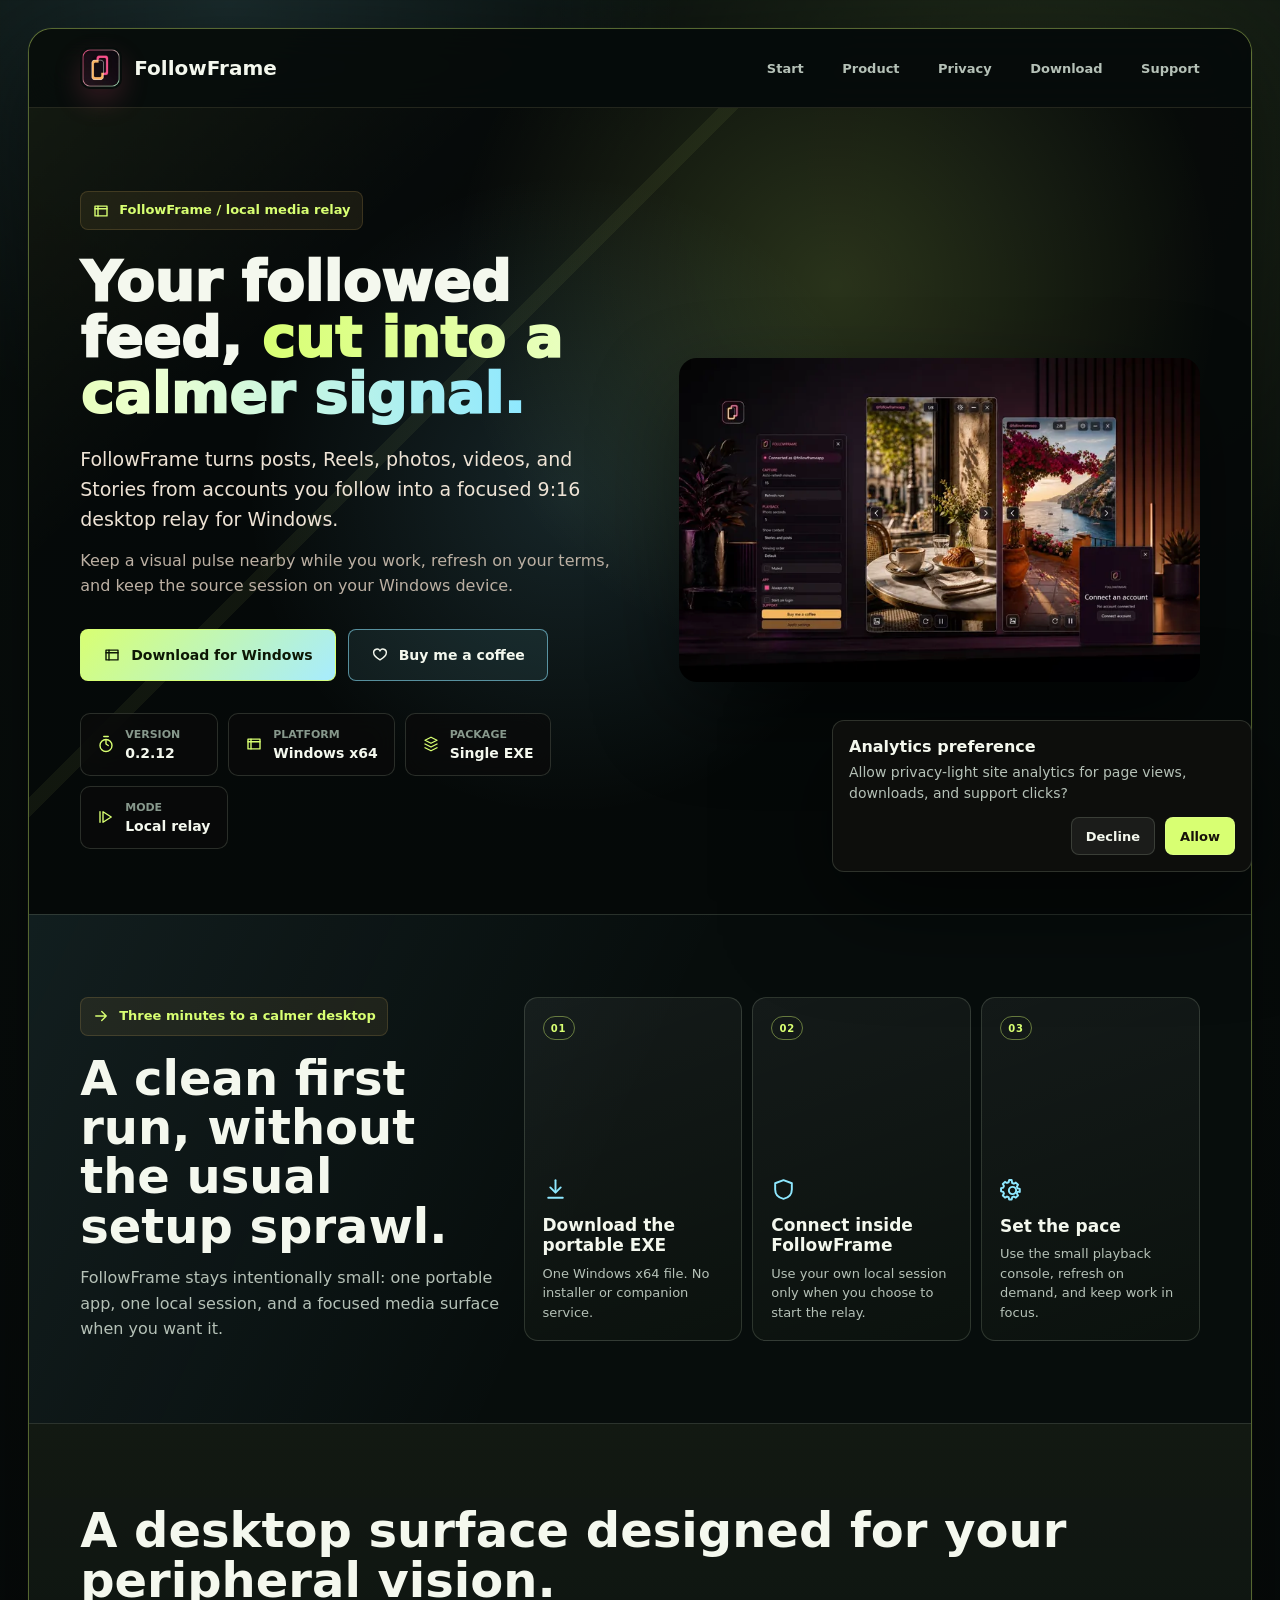
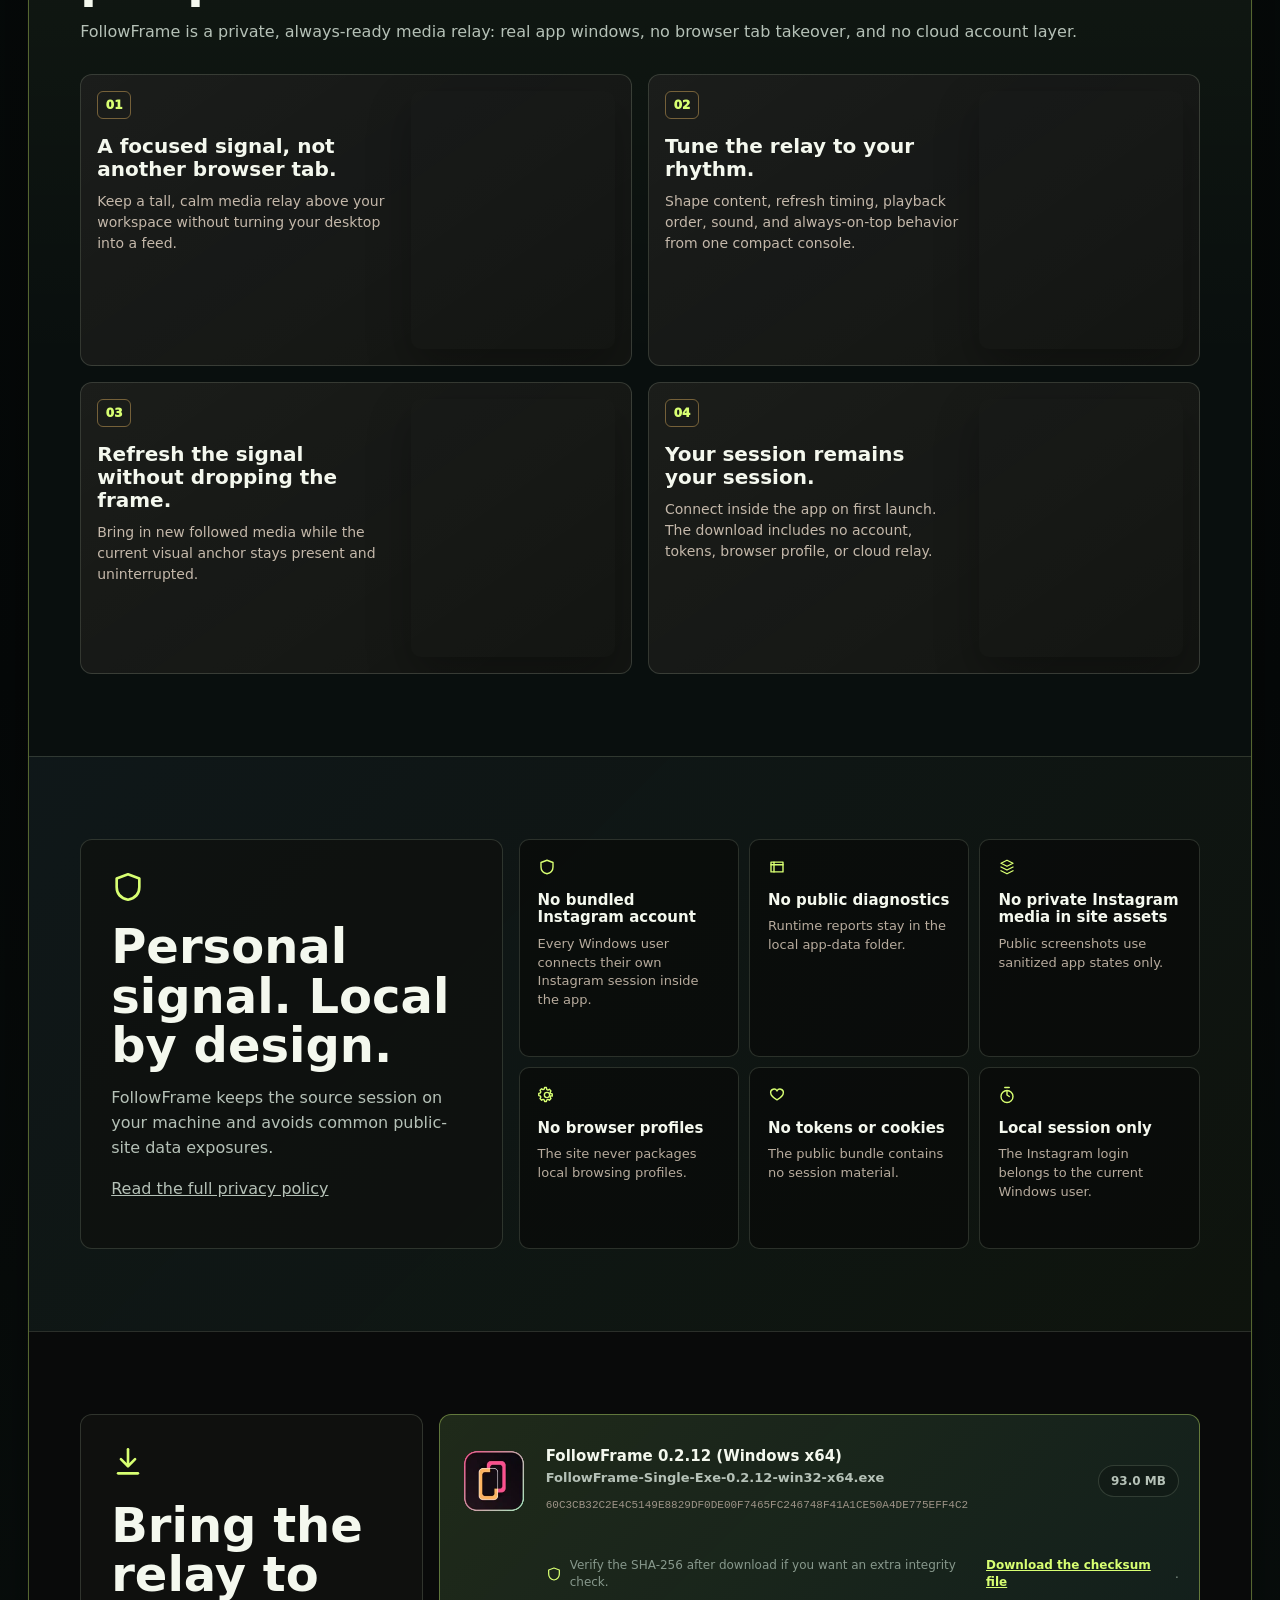
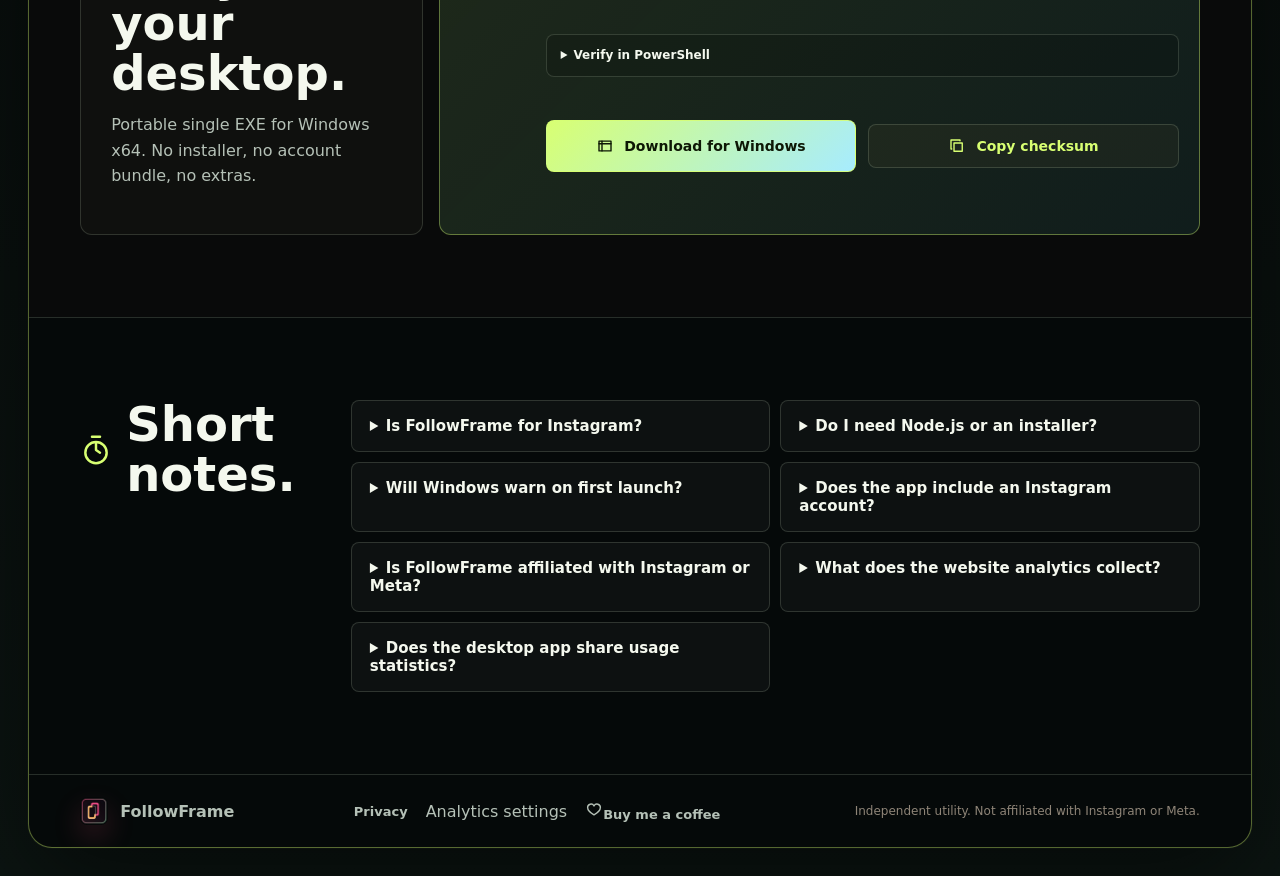
<file: index.html>
<!doctype html>
<html lang="en">
  <head>
    <meta charset="UTF-8" />
    <meta name="viewport" content="width=device-width, initial-scale=1.0" />
    <meta
      http-equiv="Content-Security-Policy"
      content="default-src 'self'; base-uri 'self'; object-src 'none'; img-src 'self' data:; style-src 'self'; script-src 'self' https://www.googletagmanager.com; connect-src 'self' https://www.google-analytics.com https://region1.google-analytics.com; font-src 'self'; media-src 'self'; frame-src 'none'; form-action 'self'"
    />
    <meta name="robots" content="index,follow,max-image-preview:large" />
    <meta name="google-site-verification" content="RvzT5SkNoVuGAJgXO8Cyy0vXYuK4GjArwcsf7aChGzU" />
    <meta name="theme-color" content="#0b0d0b" />
    <meta name="application-name" content="FollowFrame" />
    <meta
      name="description"
      content="FollowFrame is an independent Instagram desktop frame for Windows that turns posts, Reels, photos, videos, and Stories from accounts you follow into a floating 9:16 media wall."
    />
    <link rel="canonical" href="https://followframe.com/" />
    <link rel="icon" type="image/svg+xml" href="/favicon.svg" />
    <link rel="manifest" href="/site.webmanifest" />

    <meta property="og:type" content="website" />
    <meta property="og:locale" content="en_US" />
    <meta property="og:site_name" content="FollowFrame" />
    <meta property="og:title" content="FollowFrame - Instagram Desktop Frame for Windows" />
    <meta
      property="og:description"
      content="Keep Instagram posts, Reels, photos, videos, and Stories from accounts you follow in a focused floating Windows desktop frame."
    />
    <meta property="og:url" content="https://followframe.com/" />
    <meta property="og:image" content="https://followframe.com/og/followframe-og.jpg" />
    <meta property="og:image:type" content="image/jpeg" />
    <meta property="og:image:width" content="1200" />
    <meta property="og:image:height" content="630" />
    <meta property="og:image:alt" content="FollowFrame Instagram desktop frame preview with sanitized real app screenshots" />

    <meta name="twitter:card" content="summary_large_image" />
    <meta name="twitter:title" content="FollowFrame - Instagram Desktop Frame for Windows" />
    <meta
      name="twitter:description"
      content="Keep Instagram media from accounts you follow in a focused floating Windows desktop frame."
    />
    <meta name="twitter:image" content="https://followframe.com/og/followframe-og.jpg" />
    <meta name="twitter:image:alt" content="FollowFrame Instagram desktop frame preview with sanitized real app screenshots" />

    <script type="application/ld+json">
      {
        "@context": "https://schema.org",
        "@graph": [
          {
            "@type": "WebSite",
            "@id": "https://followframe.com/#website",
            "url": "https://followframe.com/",
            "name": "FollowFrame",
            "description": "FollowFrame is an independent Instagram desktop frame for Windows."
          },
          {
            "@type": "SoftwareApplication",
            "@id": "https://followframe.com/#software",
            "name": "FollowFrame",
            "applicationCategory": "MultimediaApplication",
            "operatingSystem": "Windows 10, Windows 11",
            "softwareVersion": "0.2.12",
            "description": "FollowFrame is an independent Windows x64 desktop app for viewing Instagram posts, Reels, photos, videos, and Stories from accounts you follow in a floating 9:16 frame.",
            "keywords": "Instagram desktop viewer, Instagram media wall, Instagram Stories desktop, Windows Instagram viewer, FollowFrame",
            "url": "https://followframe.com/",
            "downloadUrl": "https://followframe.com/downloads/FollowFrame-Single-Exe-0.2.12-win32-x64.exe",
            "fileSize": "93.0 MB",
            "sha256": "60C3CB32C2E4C5149E8829DF0DE00F7465FC246748F41A1CE50A4DE775EFF4C2",
            "image": "https://followframe.com/og/followframe-og.jpg",
            "offers": {
              "@type": "Offer",
              "price": "0",
              "priceCurrency": "USD",
              "availability": "https://schema.org/InStock"
            }
          },
          {
            "@type": "WebPage",
            "@id": "https://followframe.com/#webpage",
            "url": "https://followframe.com/",
            "name": "FollowFrame - Instagram Desktop Frame for Windows",
            "description": "FollowFrame turns Instagram posts, Reels, photos, videos, and Stories from accounts you follow into a focused floating 9:16 Windows desktop frame.",
            "isPartOf": {
              "@id": "https://followframe.com/#website"
            },
            "mainEntity": {
              "@id": "https://followframe.com/#software"
            },
            "primaryImageOfPage": {
              "@type": "ImageObject",
              "url": "https://followframe.com/og/followframe-og.jpg",
              "width": 1200,
              "height": 630
            }
          }
        ]
      }
    </script>

    <title>FollowFrame - Instagram Desktop Frame for Windows</title>
    <script type="module" crossorigin src="/assets/index-ChXCrgsi.js"></script>
    <link rel="stylesheet" crossorigin href="/assets/index-BHxjUfpm.css">
  </head>
  <body>
    <div id="root"><link rel="preload" as="image" href="/app-icon-128.webp"/><main id="top" class="site-shell"><div class="site-frame"><header class="site-header"><a class="brand" href="#top" aria-label="FollowFrame home"><img class="logo-mark" src="/app-icon-128.webp" alt="" width="40" height="40" decoding="async"/><span>FollowFrame</span></a><button class="mobile-menu-button" type="button" aria-label="Open menu" aria-controls="site-navigation" aria-expanded="false"><svg class="icon" viewBox="0 0 24 24" aria-hidden="true"><path d="M4 7h16"></path><path d="M4 12h16"></path><path d="M4 17h16"></path></svg></button><nav id="site-navigation" class="" aria-label="Site navigation"><a href="#start">Start</a><a href="#product">Product</a><a href="#privacy">Privacy</a><a href="#download">Download</a><a href="https://paypal.me/socoliuc" target="_blank" rel="noreferrer">Support</a></nav></header><section class="hero" aria-labelledby="hero-title"><div class="hero__copy"><p class="utility-label"><svg class="icon" viewBox="0 0 24 24" aria-hidden="true"><path d="M4 5.5h16v13H4z"></path><path d="M4 9h16"></path><path d="M8 5.5v13"></path></svg> FollowFrame / local media relay</p><h1 id="hero-title">Your followed feed, <span>cut into a calmer signal.</span></h1><p class="hero__body">FollowFrame turns posts, Reels, photos, videos, and Stories from accounts you follow into a focused 9:16 desktop relay for Windows.</p><p class="hero__support">Keep a visual pulse nearby while you work, refresh on your terms, and keep the source session on your Windows device.</p><div class="hero__actions"><a class="button button--primary" href="/downloads/FollowFrame-Single-Exe-0.2.12-win32-x64.exe" download=""><svg class="icon" viewBox="0 0 24 24" aria-hidden="true"><path d="M4 5.5h16v13H4z"></path><path d="M4 9h16"></path><path d="M8 5.5v13"></path></svg>Download for Windows</a><a class="button button--secondary" href="https://paypal.me/socoliuc" target="_blank" rel="noreferrer"><svg class="icon" viewBox="0 0 24 24" aria-hidden="true"><path d="M20.5 8.8c0 5.1-8.5 9.7-8.5 9.7S3.5 13.9 3.5 8.8A4.5 4.5 0 0 1 12 6.6a4.5 4.5 0 0 1 8.5 2.2z"></path></svg>Buy me a coffee</a></div><dl class="release-strip" aria-label="Release summary"><div><svg class="icon" viewBox="0 0 24 24" aria-hidden="true"><path d="M12 7v5l3 2"></path><path d="M9 2h6"></path><path d="M12 22a8 8 0 1 0 0-16 8 8 0 0 0 0 16z"></path></svg><dt>Version</dt><dd>0.2.12</dd></div><div><svg class="icon" viewBox="0 0 24 24" aria-hidden="true"><path d="M4 5.5h16v13H4z"></path><path d="M4 9h16"></path><path d="M8 5.5v13"></path></svg><dt>Platform</dt><dd>Windows x64</dd></div><div><svg class="icon" viewBox="0 0 24 24" aria-hidden="true"><path d="m12 3 8 4-8 4-8-4 8-4z"></path><path d="m4 12 8 4 8-4"></path><path d="m4 17 8 4 8-4"></path></svg><dt>Package</dt><dd>Single EXE</dd></div><div><svg class="icon" viewBox="0 0 24 24" aria-hidden="true"><path d="M8 5v14l11-7-11-7z"></path><path d="M4 5v14"></path></svg><dt>Mode</dt><dd>Local relay</dd></div></dl></div><figure class="hero-stack" aria-label="FollowFrame Instagram player, settings, refresh, and connect screens using @followframeapp"><picture><source type="image/webp" srcSet="/screenshots/followframe-product-suite-720.webp 720w, /screenshots/followframe-product-suite-1200.webp 1200w" sizes="(max-width: 700px) calc(100vw - 40px), (max-width: 1100px) 82vw, 720px"/><img class="hero-stack__image" src="/screenshots/followframe-product-suite.jpg" alt="FollowFrame real app screens for an Instagram desktop frame staged on a polished desktop surface" width="1800" height="1120" loading="lazy" decoding="async"/></picture></figure></section><section class="quick-start" id="start" aria-labelledby="start-title"><div class="quick-start__intro"><p class="utility-label"><svg class="icon" viewBox="0 0 24 24" aria-hidden="true"><path d="m5 12 14 0m-6-6 6 6-6 6"></path></svg> Three minutes to a calmer desktop</p><h2 id="start-title">A clean first run, without the usual setup sprawl.</h2><p>FollowFrame stays intentionally small: one portable app, one local session, and a focused media surface when you want it.</p></div><ol class="quick-start__steps"><li><span>01</span><svg class="icon" viewBox="0 0 24 24" aria-hidden="true"><path d="M12 3v11"></path><path d="m7 10 5 5 5-5"></path><path d="M5 20h14"></path></svg><h3>Download the portable EXE</h3><p>One Windows x64 file. No installer or companion service.</p></li><li><span>02</span><svg class="icon" viewBox="0 0 24 24" aria-hidden="true"><path d="M12 3 20 6v6c0 5-3.4 8-8 9-4.6-1-8-4-8-9V6l8-3z"></path></svg><h3>Connect inside FollowFrame</h3><p>Use your own local session only when you choose to start the relay.</p></li><li><span>03</span><svg class="icon" viewBox="0 0 24 24" aria-hidden="true"><path d="M12 8.5a3.5 3.5 0 1 0 0 7 3.5 3.5 0 0 0 0-7z"></path><path d="M19 13.5v-3l-2.1-.5a7 7 0 0 0-.7-1.6l1.1-1.9-2.1-2.1-1.9 1.1a7 7 0 0 0-1.6-.7L11.2 2H8.8l-.5 2.1a7 7 0 0 0-1.6.7L4.8 3.7 2.7 5.8l1.1 1.9a7 7 0 0 0-.7 1.6L1 9.8v3l2.1.5a7 7 0 0 0 .7 1.6l-1.1 1.9 2.1 2.1 1.9-1.1a7 7 0 0 0 1.6.7l.5 2.1h2.4l.5-2.1a7 7 0 0 0 1.6-.7l1.9 1.1 2.1-2.1-1.1-1.9a7 7 0 0 0 .7-1.6l2.1-.5z"></path></svg><h3>Set the pace</h3><p>Use the small playback console, refresh on demand, and keep work in focus.</p></li></ol></section><section class="tour" id="product" aria-labelledby="product-title"><div class="section-heading"><h2 id="product-title">A desktop surface designed for your peripheral vision.</h2><p>FollowFrame is a private, always-ready media relay: real app windows, no browser tab takeover, and no cloud account layer.</p></div><div class="tour-grid"><article class="tour-card tour-card--player"><div class="tour-card__copy"><span class="tour-card__number">01</span><svg class="icon" viewBox="0 0 24 24" aria-hidden="true"><path d="M8 5v14l11-7-11-7z"></path><path d="M4 5v14"></path></svg><h3>A focused signal, not another browser tab.</h3><p>Keep a tall, calm media relay above your workspace without turning your desktop into a feed.</p></div><figure><picture><source type="image/webp" srcSet="/screenshots/followframe-player-720.webp"/><img src="/screenshots/followframe-player.jpg" alt="FollowFrame floating Instagram player with sanitized media and playback controls" width="900" height="1100" loading="lazy" decoding="async"/></picture></figure></article><article class="tour-card tour-card--settings"><div class="tour-card__copy"><span class="tour-card__number">02</span><svg class="icon" viewBox="0 0 24 24" aria-hidden="true"><path d="M12 8.5a3.5 3.5 0 1 0 0 7 3.5 3.5 0 0 0 0-7z"></path><path d="M19 13.5v-3l-2.1-.5a7 7 0 0 0-.7-1.6l1.1-1.9-2.1-2.1-1.9 1.1a7 7 0 0 0-1.6-.7L11.2 2H8.8l-.5 2.1a7 7 0 0 0-1.6.7L4.8 3.7 2.7 5.8l1.1 1.9a7 7 0 0 0-.7 1.6L1 9.8v3l2.1.5a7 7 0 0 0 .7 1.6l-1.1 1.9 2.1 2.1 1.9-1.1a7 7 0 0 0 1.6.7l.5 2.1h2.4l.5-2.1a7 7 0 0 0 1.6-.7l1.9 1.1 2.1-2.1-1.1-1.9a7 7 0 0 0 .7-1.6l2.1-.5z"></path></svg><h3>Tune the relay to your rhythm.</h3><p>Shape content, refresh timing, playback order, sound, and always-on-top behavior from one compact console.</p></div><figure><picture><source type="image/webp" srcSet="/screenshots/followframe-settings-720.webp"/><img src="/screenshots/followframe-settings.jpg" alt="FollowFrame settings panel for Instagram content, order, refresh, and account controls" width="900" height="1100" loading="lazy" decoding="async"/></picture></figure></article><article class="tour-card tour-card--refresh"><div class="tour-card__copy"><span class="tour-card__number">03</span><svg class="icon" viewBox="0 0 24 24" aria-hidden="true"><path d="M4 4v6h6"></path><path d="M20 20v-6h-6"></path><path d="M5.6 15.4A7 7 0 0 0 18 17.2"></path><path d="M18.4 8.6A7 7 0 0 0 6 6.8"></path></svg><h3>Refresh the signal without dropping the frame.</h3><p>Bring in new followed media while the current visual anchor stays present and uninterrupted.</p></div><figure><picture><source type="image/webp" srcSet="/screenshots/followframe-refresh-720.webp"/><img src="/screenshots/followframe-refresh.jpg" alt="FollowFrame refresh state for Instagram content with current wall still visible" width="900" height="1100" loading="lazy" decoding="async"/></picture></figure></article><article class="tour-card tour-card--empty"><div class="tour-card__copy"><span class="tour-card__number">04</span><svg class="icon" viewBox="0 0 24 24" aria-hidden="true"><path d="M12 3 20 6v6c0 5-3.4 8-8 9-4.6-1-8-4-8-9V6l8-3z"></path></svg><h3>Your session remains your session.</h3><p>Connect inside the app on first launch. The download includes no account, tokens, browser profile, or cloud relay.</p></div><figure><picture><source type="image/webp" srcSet="/screenshots/followframe-empty-720.webp"/><img src="/screenshots/followframe-empty.jpg" alt="FollowFrame first-launch Instagram connect account screen" width="900" height="1100" loading="lazy" decoding="async"/></picture></figure></article></div></section><section class="privacy" id="privacy" aria-labelledby="privacy-title"><div class="privacy__intro"><svg class="icon" viewBox="0 0 24 24" aria-hidden="true"><path d="M12 3 20 6v6c0 5-3.4 8-8 9-4.6-1-8-4-8-9V6l8-3z"></path></svg><h2 id="privacy-title">Personal signal. Local by design.</h2><p>FollowFrame keeps the source session on your machine and avoids common public-site data exposures.</p><p><a href="/privacy/">Read the full privacy policy</a></p></div><div class="privacy-grid"><article><svg class="icon" viewBox="0 0 24 24" aria-hidden="true"><path d="M12 3 20 6v6c0 5-3.4 8-8 9-4.6-1-8-4-8-9V6l8-3z"></path></svg><h3>No bundled Instagram account</h3><p>Every Windows user connects their own Instagram session inside the app.</p></article><article><svg class="icon" viewBox="0 0 24 24" aria-hidden="true"><path d="M4 5.5h16v13H4z"></path><path d="M4 9h16"></path><path d="M8 5.5v13"></path></svg><h3>No public diagnostics</h3><p>Runtime reports stay in the local app-data folder.</p></article><article><svg class="icon" viewBox="0 0 24 24" aria-hidden="true"><path d="m12 3 8 4-8 4-8-4 8-4z"></path><path d="m4 12 8 4 8-4"></path><path d="m4 17 8 4 8-4"></path></svg><h3>No private Instagram media in site assets</h3><p>Public screenshots use sanitized app states only.</p></article><article><svg class="icon" viewBox="0 0 24 24" aria-hidden="true"><path d="M12 8.5a3.5 3.5 0 1 0 0 7 3.5 3.5 0 0 0 0-7z"></path><path d="M19 13.5v-3l-2.1-.5a7 7 0 0 0-.7-1.6l1.1-1.9-2.1-2.1-1.9 1.1a7 7 0 0 0-1.6-.7L11.2 2H8.8l-.5 2.1a7 7 0 0 0-1.6.7L4.8 3.7 2.7 5.8l1.1 1.9a7 7 0 0 0-.7 1.6L1 9.8v3l2.1.5a7 7 0 0 0 .7 1.6l-1.1 1.9 2.1 2.1 1.9-1.1a7 7 0 0 0 1.6.7l.5 2.1h2.4l.5-2.1a7 7 0 0 0 1.6-.7l1.9 1.1 2.1-2.1-1.1-1.9a7 7 0 0 0 .7-1.6l2.1-.5z"></path></svg><h3>No browser profiles</h3><p>The site never packages local browsing profiles.</p></article><article><svg class="icon" viewBox="0 0 24 24" aria-hidden="true"><path d="M20.5 8.8c0 5.1-8.5 9.7-8.5 9.7S3.5 13.9 3.5 8.8A4.5 4.5 0 0 1 12 6.6a4.5 4.5 0 0 1 8.5 2.2z"></path></svg><h3>No tokens or cookies</h3><p>The public bundle contains no session material.</p></article><article><svg class="icon" viewBox="0 0 24 24" aria-hidden="true"><path d="M12 7v5l3 2"></path><path d="M9 2h6"></path><path d="M12 22a8 8 0 1 0 0-16 8 8 0 0 0 0 16z"></path></svg><h3>Local session only</h3><p>The Instagram login belongs to the current Windows user.</p></article></div></section><section class="download" id="download" aria-labelledby="download-title"><div class="download__copy"><svg class="icon" viewBox="0 0 24 24" aria-hidden="true"><path d="M12 3v11"></path><path d="m7 10 5 5 5-5"></path><path d="M5 20h14"></path></svg><h2 id="download-title">Bring the relay to your desktop.</h2><p>Portable single EXE for Windows x64. No installer, no account bundle, no extras.</p></div><div class="download-card" aria-label="Download details"><img src="/app-icon-128.webp" alt="" width="68" height="68" loading="lazy" decoding="async"/><div class="download-card__main"><span>FollowFrame <!-- -->0.2.12<!-- --> (Windows x64)</span><strong>FollowFrame-Single-Exe-0.2.12-win32-x64.exe</strong><code>60C3CB32C2E4C5149E8829DF0DE00F7465FC246748F41A1CE50A4DE775EFF4C2</code></div><span class="download-card__size">93.0 MB</span><p class="download-card__verify"><svg class="icon" viewBox="0 0 24 24" aria-hidden="true"><path d="M12 3 20 6v6c0 5-3.4 8-8 9-4.6-1-8-4-8-9V6l8-3z"></path></svg>Verify the SHA-256 after download if you want an extra integrity check. <a href="/downloads/FollowFrame-Single-Exe-0.2.12-win32-x64.exe.sha256" download="">Download the checksum file</a>.</p><details class="download-card__verification-steps"><summary>Verify in PowerShell</summary><p>Open PowerShell in the folder where you saved the EXE, then run:</p><div><code>Get-FileHash &quot;.\FollowFrame-Single-Exe-0.2.12-win32-x64.exe&quot; -Algorithm SHA256</code><button type="button"><svg class="icon" viewBox="0 0 24 24" aria-hidden="true"><path d="M8 8h11v11H8z"></path><path d="M5 16H4V4h12v1"></path></svg>Copy PowerShell command</button></div><p>Compare the returned hash with the SHA-256 shown above, or use this automatic check:</p><div><code>$expected = &quot;60C3CB32C2E4C5149E8829DF0DE00F7465FC246748F41A1CE50A4DE775EFF4C2&quot;; $actual = (Get-FileHash &quot;.\FollowFrame-Single-Exe-0.2.12-win32-x64.exe&quot; -Algorithm SHA256).Hash; if ($actual -eq $expected) { &quot;Checksum verified.&quot; } else { &quot;Checksum mismatch. Delete this file and download it again.&quot; }</code><button type="button"><svg class="icon" viewBox="0 0 24 24" aria-hidden="true"><path d="M8 8h11v11H8z"></path><path d="M5 16H4V4h12v1"></path></svg>Copy automatic check</button></div><p>It reports whether this downloaded EXE matches the published checksum.</p></details><div class="download-card__actions"><a class="button button--primary" href="/downloads/FollowFrame-Single-Exe-0.2.12-win32-x64.exe" download=""><svg class="icon" viewBox="0 0 24 24" aria-hidden="true"><path d="M4 5.5h16v13H4z"></path><path d="M4 9h16"></path><path d="M8 5.5v13"></path></svg>Download for Windows</a><button class="button button--ghost" type="button"><svg class="icon" viewBox="0 0 24 24" aria-hidden="true"><path d="M8 8h11v11H8z"></path><path d="M5 16H4V4h12v1"></path></svg>Copy checksum</button><span class="checksum-copy-status" role="status" aria-live="polite"></span></div></div></section><section class="faq" aria-labelledby="faq-title"><div class="faq__heading"><svg class="icon" viewBox="0 0 24 24" aria-hidden="true"><path d="M12 7v5l3 2"></path><path d="M9 2h6"></path><path d="M12 22a8 8 0 1 0 0-16 8 8 0 0 0 0 16z"></path></svg><h2 id="faq-title">Short notes.</h2></div><div class="faq-list"><details><summary>Is FollowFrame for Instagram?</summary><p>Yes. FollowFrame is built for viewing Instagram posts, Reels, photos, videos, and Stories from accounts you follow in a floating Windows desktop frame.</p></details><details><summary>Do I need Node.js or an installer?</summary><p>No. The public download is a single Windows x64 executable.</p></details><details><summary>Will Windows warn on first launch?</summary><p>It may. The current build is a portable Electron executable and can show an unsigned-app warning.</p></details><details><summary>Does the app include an Instagram account?</summary><p>No. First launch on a new Windows user needs a local Instagram login inside the app.</p></details><details><summary>Is FollowFrame affiliated with Instagram or Meta?</summary><p>No. FollowFrame is an independent desktop utility and is not affiliated with, endorsed by, or sponsored by Instagram or Meta.</p></details><details><summary>What does the website analytics collect?</summary><p>With permission, the site records a page view plus generic download/support click events. The download server also counts completed full EXE responses without cookies or visitor identifiers. Neither path sends Instagram account names, media URLs, or local paths. Website analytics permission can be reviewed or withdrawn at any time from Analytics settings in the footer.</p></details><details><summary>Does the desktop app share usage statistics?</summary><p>Not by default. An optional setting can share one anonymous active-use heartbeat per day using a random app ID, the FollowFrame version, and Windows/x64. It never includes an Instagram account, media, URLs, local paths, or diagnostics, and disabling it deletes the local anonymous ID.</p></details></div></section><footer class="site-footer"><a class="brand" href="#top" aria-label="FollowFrame home"><img class="logo-mark" src="/app-icon-128.webp" alt="" width="40" height="40" decoding="async"/><span>FollowFrame</span></a><div><a href="#privacy">Privacy</a><a href="https://paypal.me/socoliuc" target="_blank" rel="noreferrer"><svg class="icon" viewBox="0 0 24 24" aria-hidden="true"><path d="M20.5 8.8c0 5.1-8.5 9.7-8.5 9.7S3.5 13.9 3.5 8.8A4.5 4.5 0 0 1 12 6.6a4.5 4.5 0 0 1 8.5 2.2z"></path></svg>Buy me a coffee</a></div><p class="footer-note">Independent utility. Not affiliated with Instagram or Meta.</p></footer></div></main></div>
  </body>
</html>
</file>
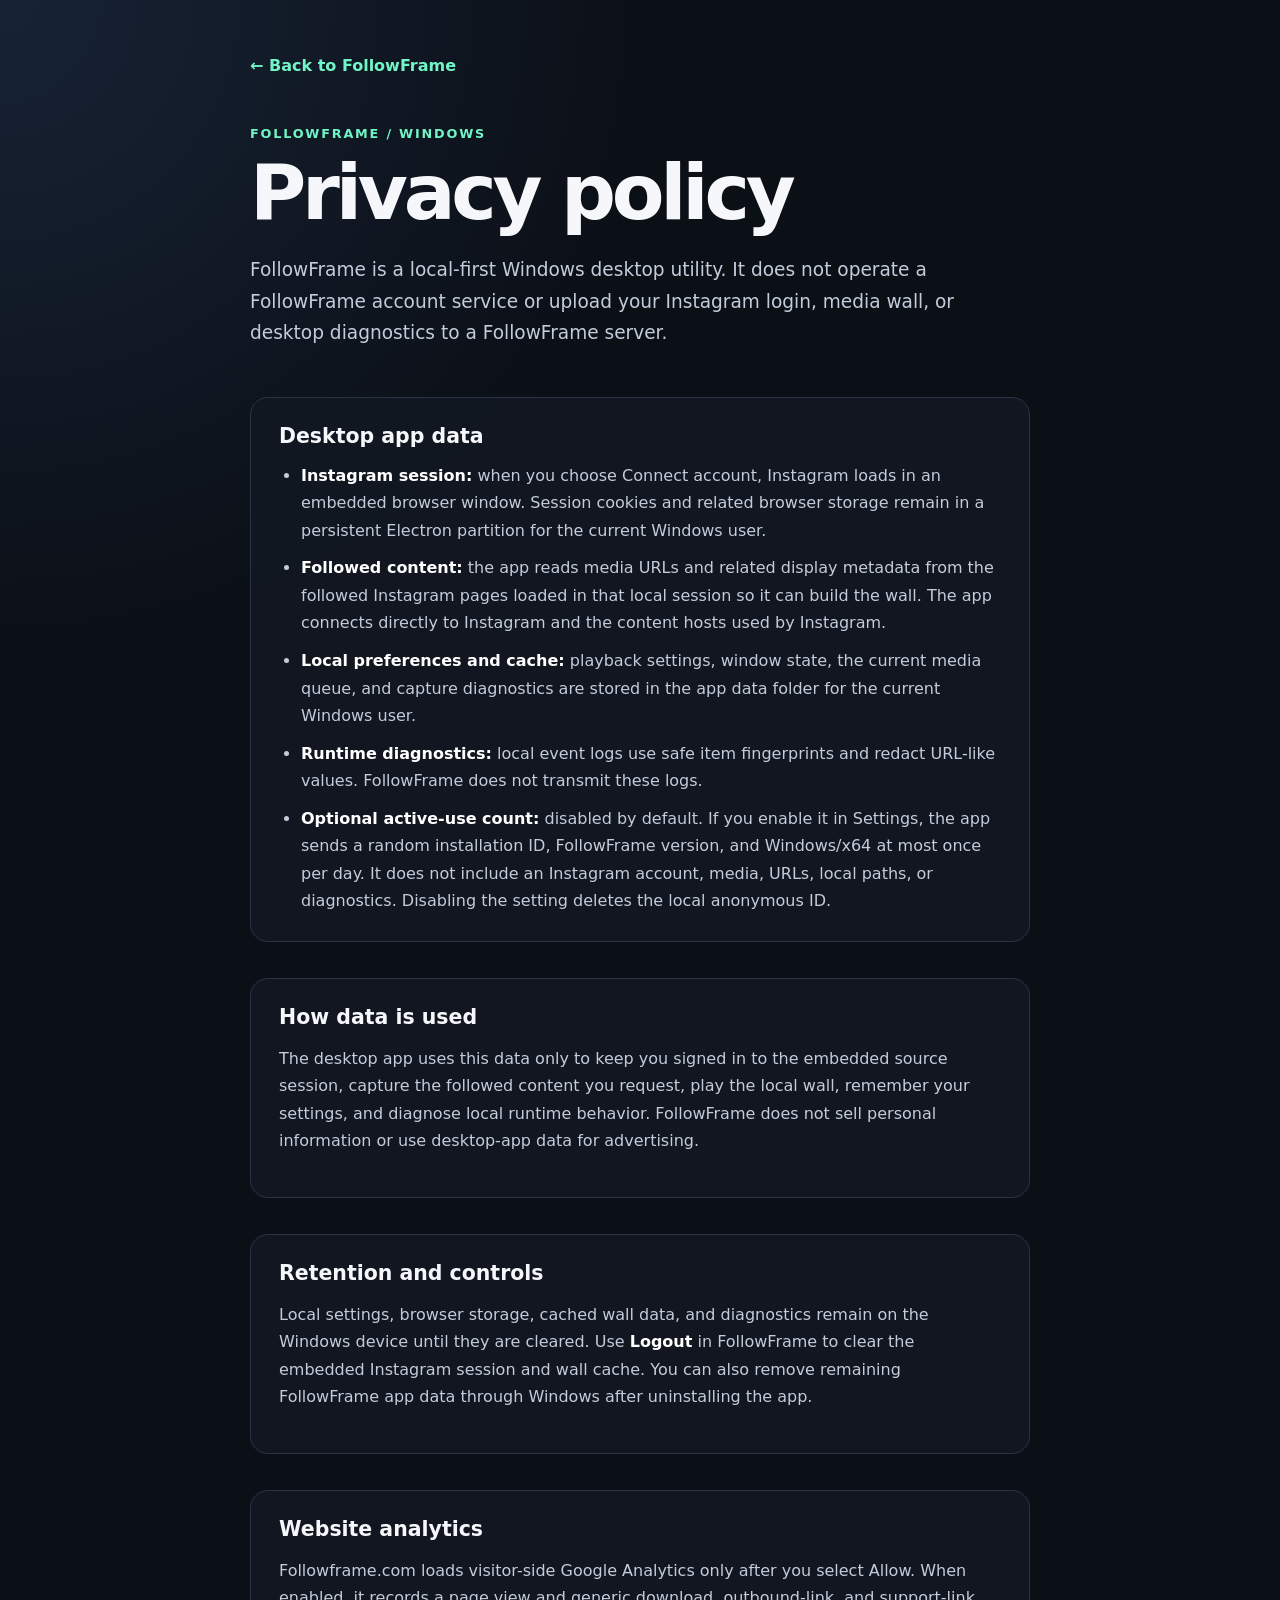
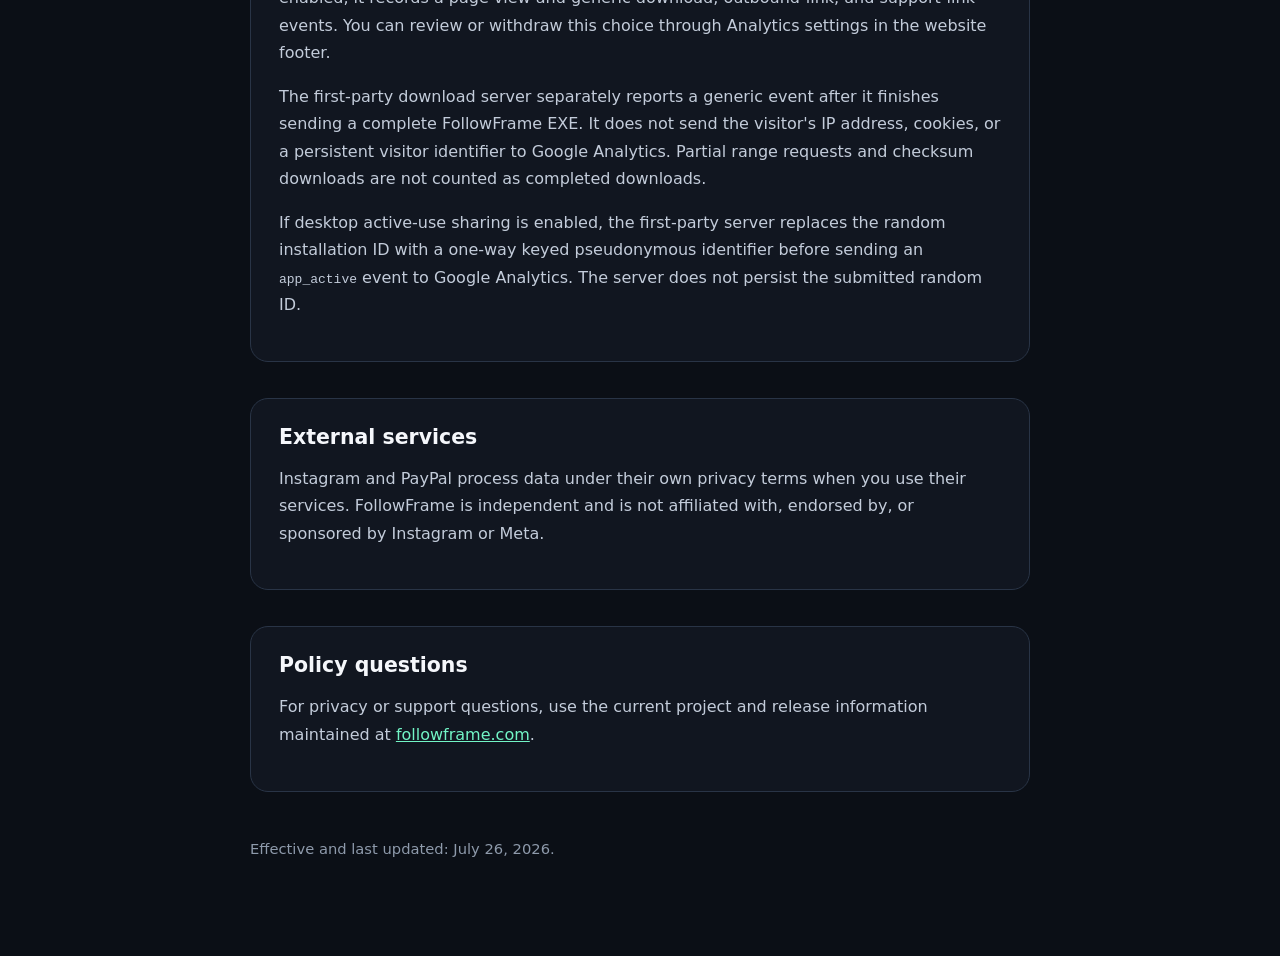
<file: privacy/index.html>
<!doctype html>
<html lang="en">
  <head>
    <meta charset="UTF-8" />
    <meta name="viewport" content="width=device-width, initial-scale=1.0" />
    <meta name="robots" content="index,follow" />
    <meta name="description" content="FollowFrame privacy policy for the Windows desktop app and followframe.com website." />
    <link rel="canonical" href="https://followframe.com/privacy/" />
    <link rel="icon" href="/favicon.svg" type="image/svg+xml" />
    <link rel="stylesheet" href="/privacy/privacy.css" />
    <title>Privacy policy | FollowFrame</title>
  </head>
  <body>
    <main>
      <a class="back" href="/">&larr; Back to FollowFrame</a>
      <p class="eyebrow">FollowFrame / Windows</p>
      <h1>Privacy policy</h1>
      <p class="lede">FollowFrame is a local-first Windows desktop utility. It does not operate a FollowFrame account service or upload your Instagram login, media wall, or desktop diagnostics to a FollowFrame server.</p>

      <section>
        <h2>Desktop app data</h2>
        <ul>
          <li><strong>Instagram session:</strong> when you choose Connect account, Instagram loads in an embedded browser window. Session cookies and related browser storage remain in a persistent Electron partition for the current Windows user.</li>
          <li><strong>Followed content:</strong> the app reads media URLs and related display metadata from the followed Instagram pages loaded in that local session so it can build the wall. The app connects directly to Instagram and the content hosts used by Instagram.</li>
          <li><strong>Local preferences and cache:</strong> playback settings, window state, the current media queue, and capture diagnostics are stored in the app data folder for the current Windows user.</li>
          <li><strong>Runtime diagnostics:</strong> local event logs use safe item fingerprints and redact URL-like values. FollowFrame does not transmit these logs.</li>
          <li><strong>Optional active-use count:</strong> disabled by default. If you enable it in Settings, the app sends a random installation ID, FollowFrame version, and Windows/x64 at most once per day. It does not include an Instagram account, media, URLs, local paths, or diagnostics. Disabling the setting deletes the local anonymous ID.</li>
        </ul>
      </section>

      <section>
        <h2>How data is used</h2>
        <p>The desktop app uses this data only to keep you signed in to the embedded source session, capture the followed content you request, play the local wall, remember your settings, and diagnose local runtime behavior. FollowFrame does not sell personal information or use desktop-app data for advertising.</p>
      </section>

      <section>
        <h2>Retention and controls</h2>
        <p>Local settings, browser storage, cached wall data, and diagnostics remain on the Windows device until they are cleared. Use <strong>Logout</strong> in FollowFrame to clear the embedded Instagram session and wall cache. You can also remove remaining FollowFrame app data through Windows after uninstalling the app.</p>
      </section>

      <section>
        <h2>Website analytics</h2>
        <p>Followframe.com loads visitor-side Google Analytics only after you select Allow. When enabled, it records a page view and generic download, outbound-link, and support-link events. You can review or withdraw this choice through Analytics settings in the website footer.</p>
        <p>The first-party download server separately reports a generic event after it finishes sending a complete FollowFrame EXE. It does not send the visitor's IP address, cookies, or a persistent visitor identifier to Google Analytics. Partial range requests and checksum downloads are not counted as completed downloads.</p>
        <p>If desktop active-use sharing is enabled, the first-party server replaces the random installation ID with a one-way keyed pseudonymous identifier before sending an <code>app_active</code> event to Google Analytics. The server does not persist the submitted random ID.</p>
      </section>

      <section>
        <h2>External services</h2>
        <p>Instagram and PayPal process data under their own privacy terms when you use their services. FollowFrame is independent and is not affiliated with, endorsed by, or sponsored by Instagram or Meta.</p>
      </section>

      <section>
        <h2>Policy questions</h2>
        <p>For privacy or support questions, use the current project and release information maintained at <a href="https://followframe.com/">followframe.com</a>.</p>
      </section>

      <p class="updated">Effective and last updated: July 26, 2026.</p>
    </main>
  </body>
</html>
</file>
<file: assets/index-BHxjUfpm.css>
:root{--lightningcss-light: ;--lightningcss-dark:initial;color-scheme:dark;--bg:#060909;--bg-soft:#0d1513;--panel:#0a1210cc;--panel-strong:#0a1210f5;--line:#ebfcdd26;--line-strong:#d8ff7261;--text:#f4f8ee;--muted:#b5c1b7;--soft:#87988c;--amber:#d8ff72;--amber-strong:#aaff76;--rose:#8ee8ff;--coral:#7bb9ff;--green:#d8ff72;--shadow:0 30px 104px #0000008f;background:var(--bg);color:var(--text);font-family:Bahnschrift,Aptos,Segoe UI Variable,ui-sans-serif,system-ui,sans-serif}*{box-sizing:border-box}html{scroll-behavior:smooth;overflow-x:hidden}body{color:var(--text);background:radial-gradient(circle at 18% 0,#8ee8ff21,#0000 28rem),radial-gradient(circle at 80% 4%,#d8ff7221,#0000 32rem),linear-gradient(#09100e 0%,#060909 56%,#0c1512 100%);margin:0;overflow-x:hidden}body,button,input{letter-spacing:0}button{font:inherit}a{color:inherit}img{max-width:100%;display:block}.site-shell{min-height:100vh;padding:clamp(14px,3vw,28px)}.site-frame{border:1px solid var(--line-strong);width:min(1460px,100%);box-shadow:0 0 0 1px #ffffff05, var(--shadow);background:linear-gradient(135deg,#d8ff7212,#0000 24rem),#060909eb;border-radius:24px;margin:0 auto;overflow:hidden}.site-header{z-index:20;-webkit-backdrop-filter:blur(18px);backdrop-filter:blur(18px);background:#060d0bd6;border-bottom:1px solid #ffe0a41f;justify-content:space-between;align-items:center;gap:24px;padding:18px clamp(24px,4vw,52px);display:flex;position:sticky;top:0}#start,#product,#privacy,#download{scroll-margin-top:100px}.analytics-consent{z-index:30;border:1px solid var(--line);width:min(420px,100vw - 28px);box-shadow:var(--shadow);background:#0e0f0df5;border-radius:12px;gap:14px;padding:16px;display:grid;position:fixed;bottom:clamp(14px,3vw,28px);right:clamp(14px,3vw,28px)}.analytics-consent p{margin:0;font-size:14px;line-height:1.45}.analytics-consent__copy{gap:6px;display:grid}.analytics-consent__actions{justify-content:flex-end;gap:10px;display:flex}.analytics-consent button{border:1px solid var(--line);min-height:38px;color:var(--text);cursor:pointer;background:#ffffff0f;border-radius:8px;padding:0 14px;font-size:13px;font-weight:800}.analytics-consent button:last-child{color:#17110a;background:var(--amber)}.brand,.site-header nav,.hero__actions,.release-strip,.download-card__actions,.site-footer,.site-footer div,.button,.mobile-menu-button,.utility-label,.faq__heading{align-items:center;display:flex}.brand{color:var(--text);gap:12px;font-size:20px;font-weight:900;text-decoration:none}.logo-mark{border-radius:10px;width:42px;height:42px;box-shadow:0 12px 28px #ff517f2e}.site-header nav{gap:clamp(18px,3vw,44px)}.mobile-menu-button{width:42px;height:42px;color:var(--text);cursor:pointer;background:0 0;border:1px solid #0000;border-radius:8px;justify-content:center;display:none}.mobile-menu-button .icon{width:24px;height:24px}.site-header nav a,.site-footer a{color:var(--muted);font-size:13px;font-weight:850;text-decoration:none}.footer-link{color:inherit;font:inherit;cursor:pointer;background:0 0;border:0;padding:0}.footer-link:hover,.site-header nav a:hover,.site-footer a:hover{color:var(--text)}.hero{isolation:isolate;grid-template-columns:minmax(0,1fr) minmax(520px,.95fr);align-items:center;gap:clamp(28px,4vw,58px);min-height:min(820px,100svh - 94px);padding:clamp(58px,9vh,96px) clamp(24px,4vw,52px) clamp(44px,7vh,72px);display:grid;position:relative}.hero:before{z-index:-1;content:"";background:radial-gradient(circle at 66% 22%,#d8ff722b,#0000 24rem),radial-gradient(circle at 44% 48%,#8ee8ff21,#0000 20rem),linear-gradient(135deg,#0000 0 34%,#d8ff720f 34% 35%,#0000 35% 100%);position:absolute;inset:0}.hero__copy{max-width:710px}.utility-label{width:max-content;max-width:100%;color:var(--amber);background:#ffc76a14;border:1px solid #ffc76a26;border-radius:8px;gap:9px;margin:0 0 24px;padding:8px 11px;font-size:13px;font-weight:850}h1,h2,h3,p,figure{margin-top:0}h1{max-width:790px;color:var(--text);margin-bottom:22px;font-size:56px;font-weight:930;line-height:1}h1 span{color:#0000;background:linear-gradient(90deg, var(--amber), #ecffd0, var(--rose));-webkit-background-clip:text;background-clip:text}h2{color:var(--text);margin-bottom:14px;font-size:48px;font-weight:900;line-height:1.03}h3{color:var(--text);margin-bottom:10px;font-size:20px;font-weight:880;line-height:1.15}p{color:var(--muted);font-size:16px;line-height:1.58}.hero__body{color:#eee3d5;max-width:620px;margin-bottom:14px;font-size:19px}.hero__support{color:#bcb0a3;max-width:600px;margin-bottom:30px}.hero__actions,.download-card__actions{flex-wrap:wrap;gap:12px}.hero__actions{margin-bottom:32px}.button{border:1px solid var(--line);min-height:52px;color:var(--text);cursor:pointer;background:#ffffff0d;border-radius:8px;justify-content:center;gap:10px;padding:0 22px;font-size:14px;font-weight:900;text-decoration:none;transition:transform .16s,border-color .16s,background .16s}.button--primary{color:#0d1705;background:linear-gradient(135deg,#d8ff72,#a7ecff);border-color:#d8ff72db}.button--secondary{background:#8ee8ff14;border-color:#8ee8ff8f}.button--ghost{min-height:44px;color:var(--amber);background:#ffc76a0a}.button:hover{transform:translateY(-1px)}.button:focus-visible,.analytics-consent button:focus-visible,.site-header a:focus-visible,.site-footer a:focus-visible,.footer-link:focus-visible,details:focus-within{outline:2px solid var(--amber);outline-offset:3px}.icon{fill:none;stroke:currentColor;stroke-width:1.85px;stroke-linecap:round;stroke-linejoin:round;flex:none;width:18px;height:18px}.release-strip{flex-wrap:wrap;gap:10px;margin:0}.release-strip div{border:1px solid var(--line);-webkit-backdrop-filter:blur(14px);backdrop-filter:blur(14px);background:#0a0b0ab3;border-radius:10px;grid-template-columns:auto 1fr;align-items:center;gap:4px 10px;min-width:138px;padding:14px 16px;display:grid}.release-strip .icon{color:var(--amber);grid-row:span 2}.release-strip dt{color:var(--soft);text-transform:uppercase;font-size:11px;font-weight:850}.release-strip dd{color:var(--text);margin:0;font-size:14px;font-weight:900}.hero-stack{isolation:isolate;margin:0;position:relative;overflow:visible}.hero-stack__image{object-position:center;border-radius:18px;width:100%;height:auto;display:block;box-shadow:0 34px 86px #0000006b}.hero-stack picture,.tour-card picture{width:100%;height:100%;display:block}.tour,.quick-start,.privacy,.download,.faq{padding:clamp(50px,7vw,82px) clamp(24px,4vw,52px)}.quick-start{border-top:1px solid var(--line);background:linear-gradient(115deg,#8ee8ff14,#0000 48%),#080e0ddb;grid-template-columns:minmax(280px,.62fr) minmax(0,1fr);gap:24px;display:grid}.quick-start__intro{align-self:center;max-width:510px}.quick-start__intro .utility-label{margin-bottom:18px}.quick-start__intro h2{margin-bottom:14px}.quick-start__intro p:last-child{margin-bottom:0}.quick-start__steps{grid-template-columns:repeat(3,minmax(0,1fr));gap:10px;margin:0;padding:0;list-style:none;display:grid}.quick-start__steps li{border:1px solid var(--line);background:linear-gradient(160deg,#ffffff0e,#d8ff7206);border-radius:14px;flex-direction:column;align-items:flex-start;min-height:208px;padding:18px;display:flex}.quick-start__steps li>span{width:32px;height:24px;color:var(--amber);letter-spacing:.08em;border:1px solid #d8ff726b;border-radius:999px;place-items:center;margin-bottom:auto;font-size:10px;font-weight:900;display:inline-grid}.quick-start__steps .icon{width:25px;height:25px;color:var(--rose);margin:18px 0 14px}.quick-start__steps h3{margin-bottom:8px;font-size:17px}.quick-start__steps p{color:var(--muted);margin-bottom:0;font-size:13px;line-height:1.5}.section-heading{max-width:none;margin-bottom:30px}.section-heading h2,.section-heading p{max-width:none}.tour{border-top:1px solid var(--line);background:linear-gradient(#d8ff720b,#0000 34rem),#0b110fcc}.tour-grid{grid-template-columns:repeat(2,minmax(0,1fr));gap:16px;display:grid}.tour-card{border:1px solid var(--line);background:linear-gradient(145deg,#ffffff0e,#ffffff05),#10110fdb;border-radius:12px;grid-template-columns:minmax(0,.9fr) minmax(180px,.62fr);align-items:stretch;gap:18px;min-height:292px;padding:16px;display:grid;overflow:hidden}.tour-card__copy{min-width:0}.tour-card__number{min-width:34px;height:28px;color:var(--amber);border:1px solid #ffc76a66;border-radius:6px;place-items:center;margin-bottom:16px;font-size:12px;font-weight:920;display:inline-grid}.tour-card .icon{display:none}.tour-card p{color:#c4b8aa;margin-bottom:0;font-size:14px;line-height:1.5}.tour-card figure{background:0 0;border-radius:10px;align-self:stretch;margin:0;overflow:hidden;box-shadow:0 18px 44px #00000047}.tour-card img{object-fit:cover;width:100%;height:100%}.tour-card--player img,.tour-card--refresh img,.tour-card--settings img,.tour-card--empty img{object-position:center}.privacy{border-top:1px solid var(--line);background:linear-gradient(135deg,#8ee8ff12,#d8ff720b);grid-template-columns:minmax(280px,.62fr) minmax(0,1fr);gap:16px;display:grid}.privacy__intro{border:1px solid var(--line);background:#0f110fc7;border-radius:12px;flex-direction:column;justify-content:center;min-height:260px;padding:30px;display:flex}.privacy__intro>.icon{width:34px;height:34px;color:var(--amber);margin-bottom:18px}.privacy-grid{grid-template-columns:repeat(3,minmax(0,1fr));gap:10px;display:grid}.privacy-grid article{border:1px solid var(--line);background:#090a09b8;border-radius:10px;min-height:126px;padding:18px}.privacy-grid .icon{color:var(--amber);margin-bottom:12px}.privacy-grid h3{margin-bottom:8px;font-size:15px}.privacy-grid p{color:#b7ab9d;margin-bottom:0;font-size:13px;line-height:1.45}.download{border-top:1px solid var(--line);background:#0a0b0ae6;grid-template-columns:minmax(300px,.45fr) minmax(0,1fr);gap:16px;display:grid}.download__copy{border:1px solid var(--line);background:#121311d1;border-radius:12px;padding:30px}.download__copy>.icon{width:34px;height:34px;color:var(--amber);margin-bottom:18px}.download-card{border:1px solid var(--line-strong);background:linear-gradient(135deg,#d8ff721a,#8ee8ff0d),#0c1412e6;border-radius:12px;grid-template-columns:auto minmax(0,1fr) auto;align-items:center;gap:18px;padding:20px;display:grid}.download-card img{border-radius:14px}.download-card__main{gap:5px;min-width:0;display:grid}.download-card__main span{color:var(--text);font-size:15px;font-weight:900}.download-card__main strong{color:var(--muted);overflow-wrap:anywhere;font-size:13px;font-weight:700}.download-card__main code{color:#9d9387;overflow-wrap:anywhere;margin-top:8px;font-family:SFMono-Regular,Consolas,Liberation Mono,monospace;font-size:11px;line-height:1.45}.download-card__size{border:1px solid var(--line);color:var(--muted);background:#0000002e;border-radius:999px;justify-self:end;padding:8px 12px;font-size:12px;font-weight:800}.download-card__actions{grid-column:2/4}.download-card__verify{color:var(--soft);grid-column:2/4;align-items:center;gap:8px;margin:0;font-size:12px;line-height:1.4;display:flex}.download-card__verify .icon{width:16px;height:16px;color:var(--amber)}.download-card__verify a{color:var(--amber);font-weight:800}.download-card__verify a:hover{color:var(--lime)}.download-card__verification-steps{border:1px solid var(--line);color:var(--soft);background:#00000029;border-radius:8px;grid-column:2/4;padding:12px 14px;font-size:12px;line-height:1.45}.download-card__verification-steps summary{color:var(--text);cursor:pointer;font-weight:800}.download-card__verification-steps p{margin:10px 0 0}.download-card__verification-steps div{align-items:center;gap:10px;margin-top:10px;display:flex}.download-card__verification-steps code{color:#d9d0c4;overflow-wrap:anywhere;background:#00000047;border-radius:6px;flex:1;min-width:0;padding:8px 10px;font-family:SFMono-Regular,Consolas,Liberation Mono,monospace;font-size:11px}.download-card__verification-steps button{border:1px solid var(--line);min-height:36px;color:var(--text);font:inherit;cursor:pointer;background:#ffffff0d;border-radius:6px;flex:none;align-items:center;gap:6px;padding:0 10px;font-weight:800;display:inline-flex}.download-card__verification-steps button:hover{border-color:var(--lime)}.download-card__verification-steps button .icon{width:15px;height:15px}.checksum-copy-status{min-height:1.4em;color:var(--muted);flex:1 0 100%;margin:0;font-size:13px;line-height:1.4}.download-card__actions .button{flex:230px}.faq{border-top:1px solid var(--line);grid-template-columns:minmax(220px,.3fr) minmax(0,1fr);gap:16px;display:grid}.faq__heading{align-self:start;gap:14px}.faq__heading .icon{width:32px;height:32px;color:var(--amber)}.faq__heading h2{margin:0}.faq-list{grid-template-columns:repeat(2,minmax(0,1fr));gap:10px;display:grid}.faq details{border:1px solid var(--line);background:#ffffff09;border-radius:8px;padding:16px 18px}.faq summary{cursor:pointer;color:var(--text);font-size:15px;font-weight:850}.faq details p{margin:12px 0 0;font-size:14px}.site-footer{border-top:1px solid var(--line);color:var(--muted);justify-content:space-between;gap:20px;padding:22px clamp(24px,4vw,52px)}.site-footer .brand{font-size:16px}.site-footer .logo-mark{border-radius:7px;width:28px;height:28px}.site-footer div{gap:18px}.site-footer a:last-child{gap:7px}.footer-note{color:#8f8578;text-align:right;flex:0 360px;margin:0;font-size:12px;line-height:1.4}@media (width<=1180px){.hero{grid-template-columns:1fr}h1{font-size:54px}h2{font-size:40px}.hero-stack{max-width:880px}.tour-grid{grid-template-columns:repeat(2,minmax(0,1fr))}.quick-start,.privacy,.download,.faq{grid-template-columns:1fr}}@media (width<=760px){.site-shell{padding:0}.site-frame{border-left:0;border-right:0;border-radius:0}.site-header{flex-flow:wrap;align-items:center;padding:18px 20px;position:sticky}.mobile-menu-button{margin-left:auto;display:inline-flex}.site-header nav{border:1px solid var(--line);background:#0b0c0bf5;border-radius:10px;flex-direction:column;order:3;align-items:stretch;gap:0;width:100%;padding:6px;display:none}.site-header nav.is-open{display:flex}.site-header nav a{border-radius:7px;padding:12px 10px}.hero{gap:28px;min-height:auto;padding:44px 20px 38px}.utility-label{margin-bottom:18px}h1{font-size:42px}h2{font-size:34px}.hero__body,.hero__support{font-size:16px}.hero__actions,.release-strip,.download-card__actions,.analytics-consent__actions,.site-footer,.site-footer div{flex-direction:column;align-items:stretch}.footer-note{text-align:left;flex:none}.button,.analytics-consent button,.release-strip div{width:100%}.release-strip{grid-template-columns:1fr;display:grid}.hero-stack{width:100%;margin-top:2px}.hero-stack__image{border-radius:13px}.tour,.quick-start,.privacy,.download,.faq{padding:46px 20px}.tour-grid,.privacy-grid,.faq-list,.quick-start__steps{grid-template-columns:1fr}.quick-start__steps li{min-height:0}.tour-card{grid-template-columns:minmax(0,1fr);min-height:0}.tour-card figure{min-height:320px}.download-card{grid-template-columns:auto minmax(0,1fr)}.download-card__size{grid-column:1/3;justify-self:start}.download-card__actions,.download-card__verify,.download-card__verification-steps{grid-column:1/3}.download-card__verification-steps div{flex-direction:column;align-items:stretch}.download-card__verification-steps button{justify-content:center}.download-card__actions .button{flex:none}}@media (width<=420px){.site-header nav{flex-wrap:wrap;justify-content:flex-start}h1{font-size:40px}h2{font-size:32px}.tour-card{grid-template-columns:minmax(0,1fr)}.tour-card figure{min-height:300px}}@media (prefers-reduced-motion:reduce){html{scroll-behavior:auto}.button{transition:none}}
</file>
<file: privacy/privacy.css>
:root {
  color-scheme: dark;
  font-family: Inter, ui-sans-serif, system-ui, -apple-system, BlinkMacSystemFont, "Segoe UI", sans-serif;
  background: #0b0f16;
  color: #f5f7fb;
}

* { box-sizing: border-box; }
body { margin: 0; min-width: 320px; background: radial-gradient(circle at top left, #172335 0, #0b0f16 42rem); }
main { width: min(780px, calc(100% - 40px)); margin: 0 auto; padding: 56px 0 80px; }
a { color: #72f5c6; }
.back { display: inline-flex; margin-bottom: 48px; font-weight: 700; text-decoration: none; }
.eyebrow { margin: 0 0 10px; color: #72f5c6; font-size: .8rem; font-weight: 800; letter-spacing: .14em; text-transform: uppercase; }
h1 { margin: 0; font-size: clamp(2.5rem, 8vw, 4.8rem); line-height: .98; letter-spacing: -.055em; }
.lede { margin: 24px 0 48px; color: #c3ccda; font-size: 1.16rem; line-height: 1.7; }
section { margin-top: 36px; padding: 26px 28px; border: 1px solid #293446; border-radius: 18px; background: rgba(18, 24, 34, .9); }
h2 { margin: 0 0 14px; font-size: 1.28rem; }
p, li { color: #c3ccda; line-height: 1.72; }
ul { margin: 0; padding-left: 22px; }
li + li { margin-top: 10px; }
strong { color: #fff; }
.updated { margin-top: 44px; color: #8e9aab; font-size: .92rem; }

@media (max-width: 520px) {
  main { width: min(100% - 28px, 780px); padding-top: 36px; }
  .back { margin-bottom: 36px; }
  section { padding: 22px 20px; }
}
</file>
